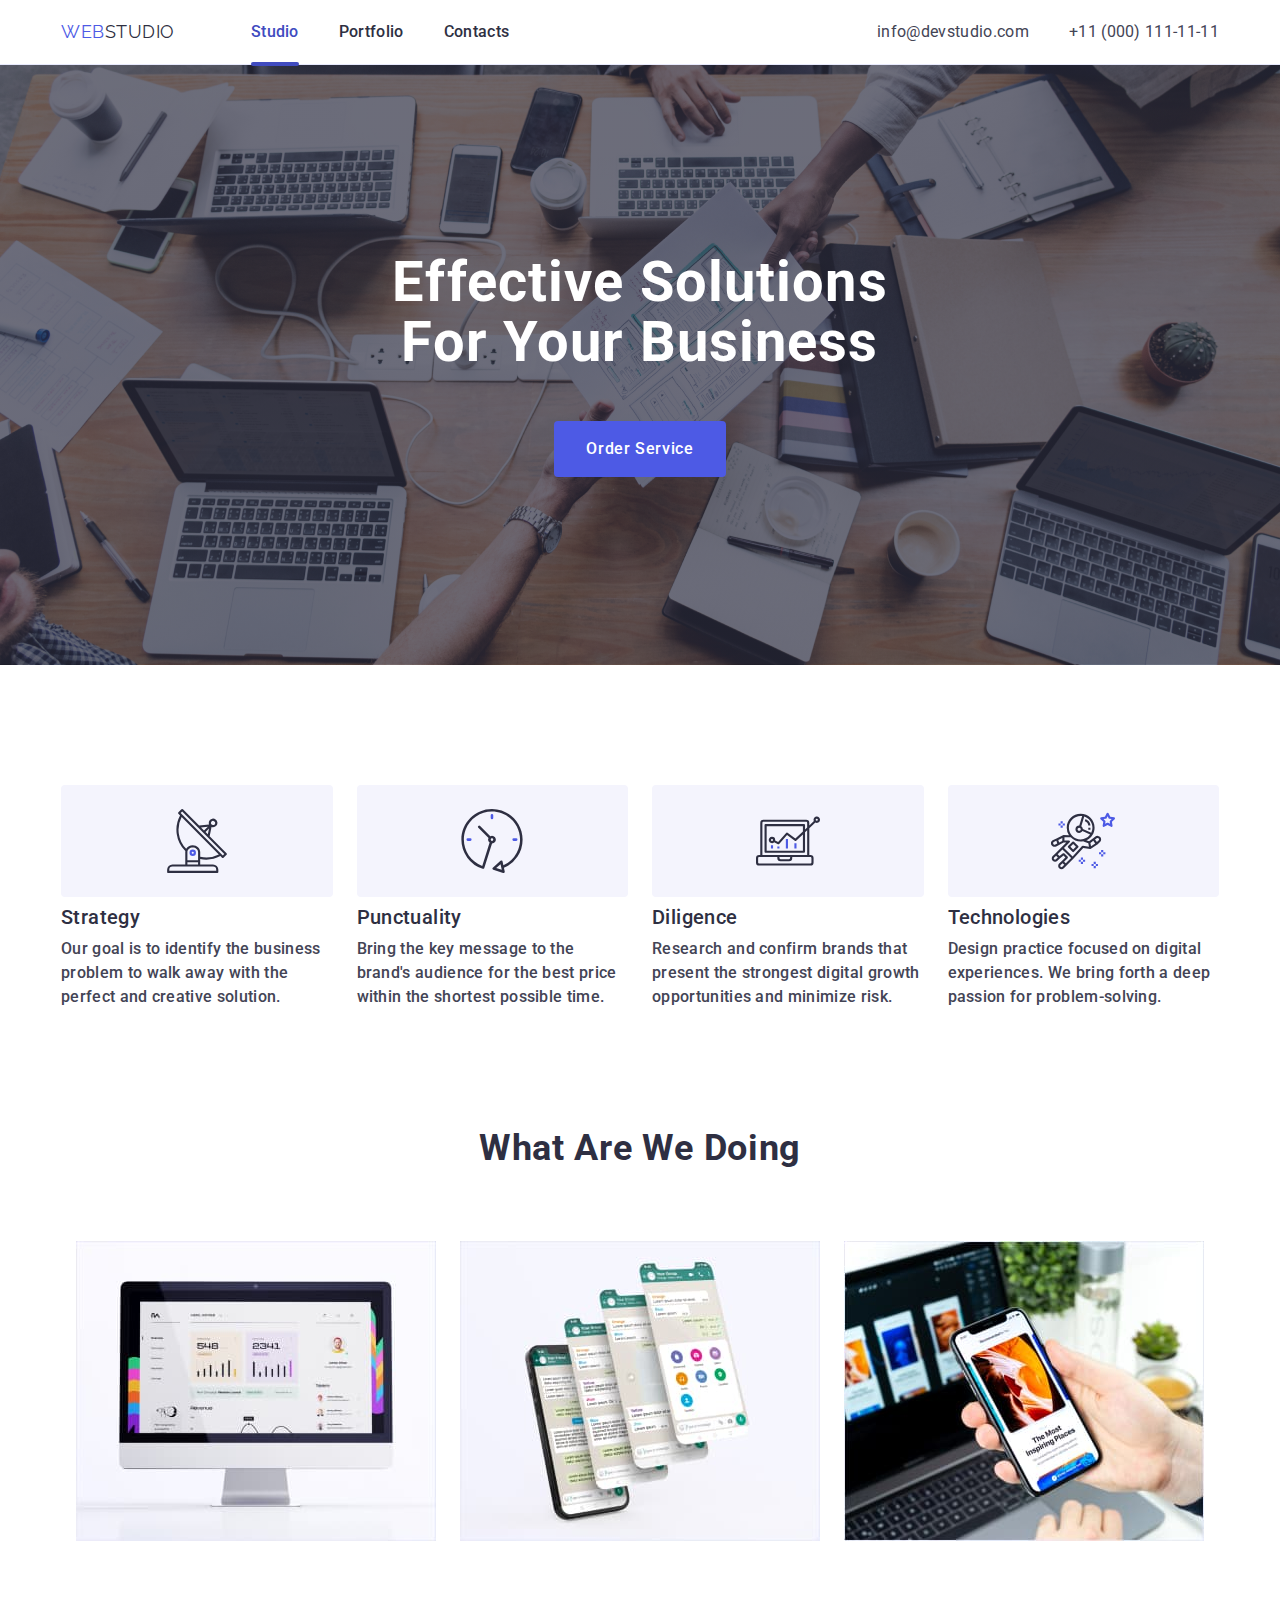
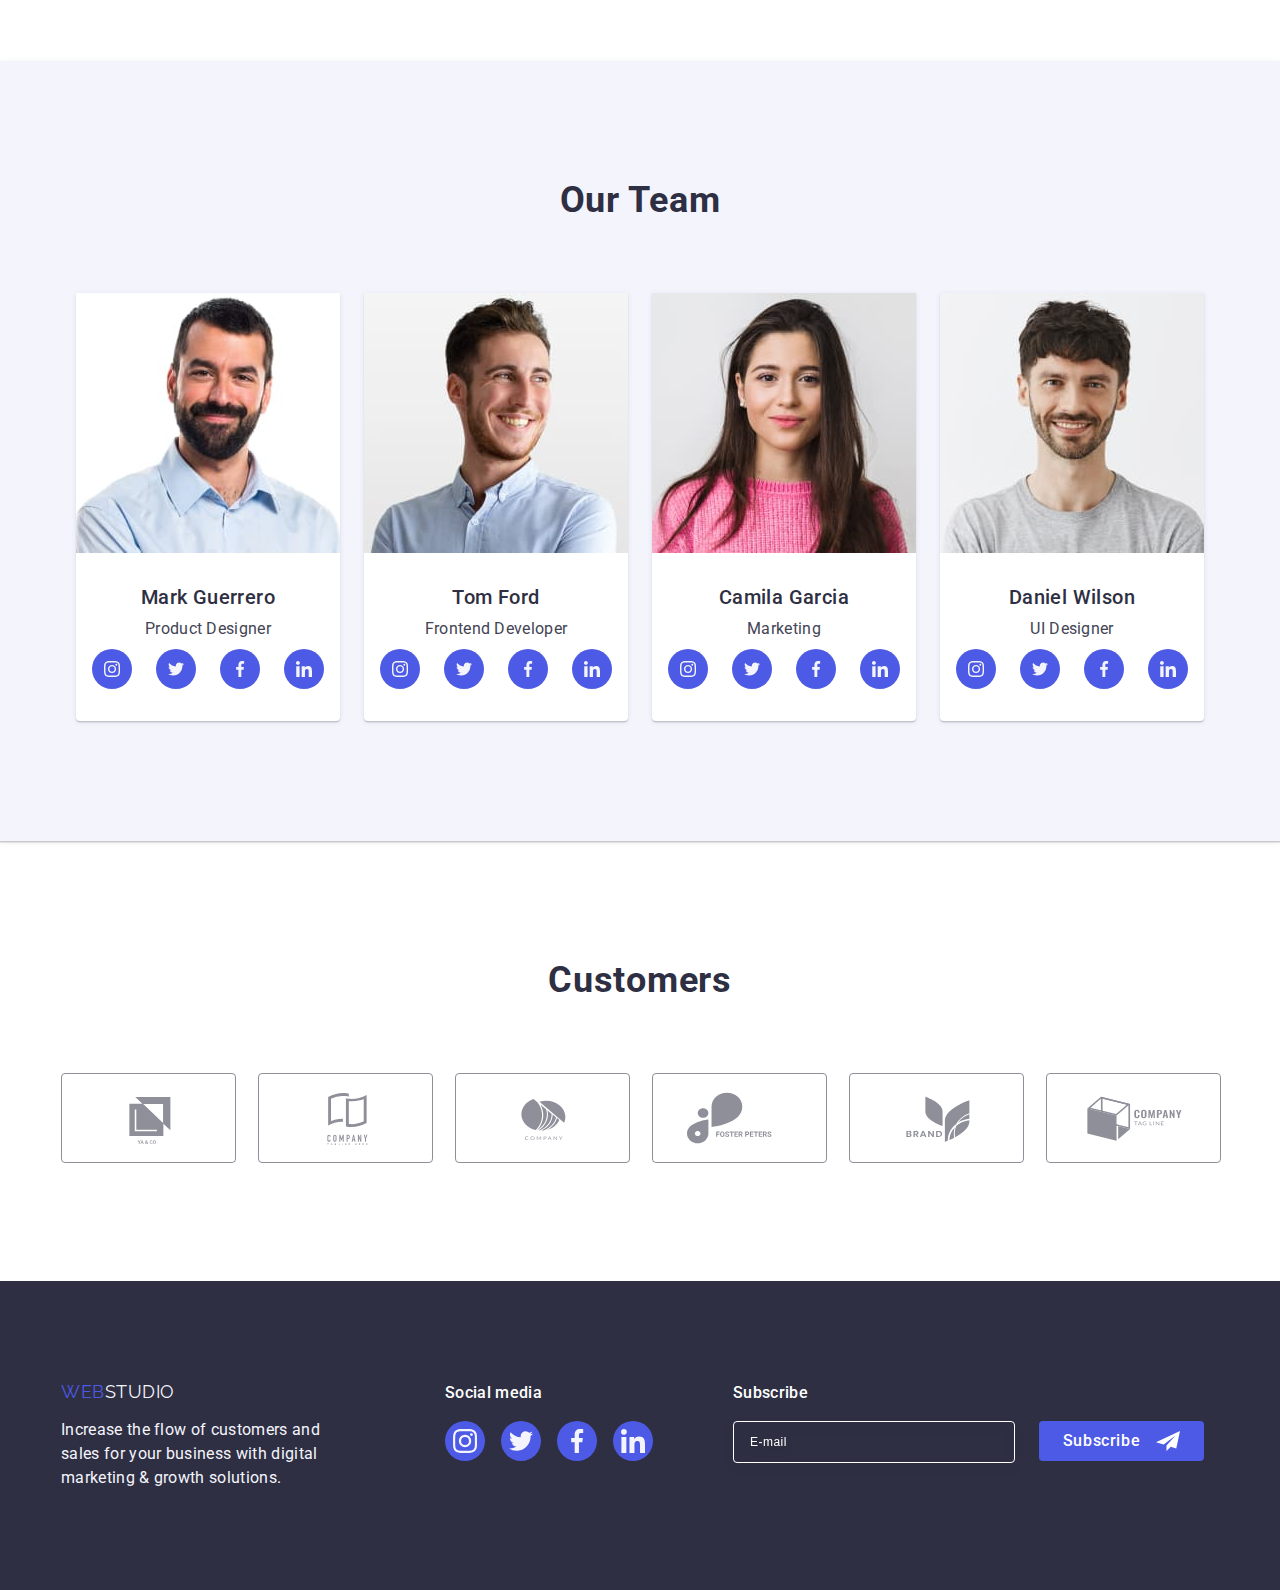
<file: index.html>
<!DOCTYPE html>
<html lang="en">

<head>
    <meta charset="UTF-8">
    <meta name="viewport" content="width=device-width, initial-scale=1.0">
    <link rel="preconnect" href="https://fonts.googleapis.com">
    <link rel="preconnect" href="https://fonts.gstatic.com" crossorigin>
    <link rel="stylesheet" href="https://cdnjs.cloudflare.com/ajax/libs/modern-normalize/2.0.0/modern-normalize.min.css"
        integrity="sha512-4xo8blKMVCiXpTaLzQSLSw3KFOVPWhm/TRtuPVc4WG6kUgjH6J03IBuG7JZPkcWMxJ5huwaBpOpnwYElP/m6wg=="
        crossorigin="anonymous" referrerpolicy="no-referrer" />
    <link rel="stylesheet" href="./css/styles.css" />
    <link rel="stylesheet" href="./css/stylesDeck.css" />
    <link
        href="https://fonts.googleapis.com/css2?family=Raleway:wght@800&family=Roboto:wght@400;500;700;900&display=swap"
        rel="stylesheet">
    <title>WebStudio</title>
</head>

<body>
    <header class="header">
        <div class="header_div container">
            <nav class="header-flex">
                <a href="./index.html" class="web link header-logo">Web<span class="studio-header">Studio</span></a>
                <ul class="list header-list">
                    <li><a class="navigation link current" href="./index.html">Studio</a></li>
                    <li><a class="navigation link" href="./portfolio.html">Portfolio</a></li>
                    <li><a class="navigation link" href="">Contacts</a></li>
                </ul>
            </nav>
            <address class="address">
                <ul class="list header-address">
                    <li><a href="mailto:info@devstudio.com" class="contacts-style link">info@devstudio.com</a></li>
                    <li><a href="tel:+110001111111" class="contacts-style link">+11 (000) 111-11-11</a></li>
                </ul>
            </address>
            <button data-menu-button class="mobile-menu-open js-open-menu" type="button" aria-label="Mobile menu open"
                aria-expanded="false" aria-controls="menu-container">
                <svg class="icon mobile-menu-icon" width="32" height="22">
                    <use class="footer-social" xlink:href="./images/icons.svg#icon-mobile-menu"></use>
                </svg>
            </button>
        </div>
        <div data-menu class="js-menu-container mobile-menu-container container" id="menu-container">
            <button data-menu-button class="mobile-menu-close js-close-menu" type="button"
                aria-label="Mobile menu close">
                <svg class="close-menu-icon" width="24" height="24">
                    <use class="menu-icon" xlink:href="./images/icons.svg#icon-close-black"></use>
                </svg>
            </button>
            <nav class="mobile-navigation-section">
                <ul class="mob-nav-list list">
                    <li class="mob-nav-list-items">
                        <a href="./index.html" class="nav-link-mobile current link">Studio
                            <div class="underline"></div>
                        </a>
                    </li>
                    <li class="mob-nav-list-items">
                        <a href="./portfolio.html" class="nav-link-mobile link">Portfolio </a>
                    </li>
                    <li class="mob-nav-list-items">
                        <a href="" class="nav-link-mobile link">Contacts </a>
                    </li>
                </ul>
            </nav>
            <address class="mobile-navigation-address">
                <ul class="mobile-address-list list">
                    <li class="mobile-address-list-items">
                        <a href="mailto:info@devstudio.com" class="mobile-address-links link">info@devstudio.com
                        </a>
                    </li>
                    <li class="mobile-address-list-items">
                        <a href="tel:+110001111111" class="mobile-address-links mobile-menu-phone link">+11 (000)
                            111-11-11</a>
                    </li>
                </ul>
            </address>
            <ul class="social-media-list-mobile">
                <li class="social-media-list-items-mobile list">
                    <a class="link mobile-icon-links" href="https://instagram.com" target="_blank"><svg
                            class="icon mobile-social-svg" width="24" height="24">
                            <use class="mobile-social-use" xlink:href="./images/icons.svg#icon-instagram-2"></use>
                        </svg>
                    </a>
                </li>
                <li class="social-media-list-items-mobile list">
                    <a class="link mobile-icon-links" href="https://twitter.com" target="_blank"><svg
                            class="icon mobile-social-svg" width="24" height="24">
                            <use class="mobile-social-use" xlink:href="./images/icons.svg#icon-twitter-1"></use>
                        </svg>
                    </a>
                </li>
                <li class="social-media-list-items-mobile list">
                    <a class="link mobile-icon-links" href="https://facebook.com" target="_blank">
                        <svg class="icon mobile-social-svg" width="24" height="24">
                            <use class="mobile-social-use" xlink:href="./images/icons.svg#icon-facebook-1"></use>
                        </svg>
                    </a>
                </li>
                <li class="social-media-list-items-mobile list">
                    <a class="link mobile-icon-links" href="https://linkedin.com" target="_blank">
                        <svg class="icon mobile-social-svg" width="24" height="24">
                            <use class="mobile-social-use" xlink:href="./images/icons.svg#icon-linkedin-1"></use>
                        </svg>
                    </a>
                </li>
            </ul>
        </div>
    </header>

    <main>
        <!-- h1 and button -->
        <section class="fist-section">
            <div class="container">
                <h1 class="main-header">Effective Solutions for Your Business</h1>
                <button type="button" class="button-style-main" data-modal-open>Order Service</button>
            </div>
        </section>

        <!-- strategy -->
        <section class="second-section">
            <div class="container">
                <h2 class="visually-hidden">Strategy</h2>
                <ul class="list second-section-ul">
                    <li class="second-list-div">
                        <div class="second-div-icons">
                            <svg width="64" height="64" class="second-section-icons">
                                <use href="./images/icons.svg#icon-antenna-1"></use>
                            </svg>
                        </div>
                        <h3 class="second-section-header">Strategy</h3>
                        <p class="text-second-section">Our goal is to identify the business
                            problem to walk away with the perfect and creative solution.</p>
                    </li>
                    <li class="second-list-div">
                        <div class="second-div-icons">
                            <svg width="64" height="64" class="second-section-icons">
                                <use href="./images/icons.svg#icon-clock-1"></use>
                            </svg>
                        </div>
                        <h3 class="second-section-header">Punctuality</h3>
                        <p class="text-second-section">Bring the key message to the brand's audience for the
                            best price within the shortest possible time.</p>
                    </li>
                    <li class="second-list-div">
                        <div class="second-div-icons">
                            <svg width="64" height="64" class="second-section-icons">
                                <use href="./images/icons.svg#icon-diagram-1"></use>
                            </svg>
                        </div>
                        <h3 class="second-section-header">Diligence</h3>
                        <p class="text-second-section">Research and confirm brands that present the strongest
                            digital growth opportunities and minimize risk.</p>
                    </li>
                    <li class="second-list-div">
                        <div class="second-div-icons">
                            <svg width="64" height="64" class="second-section-icons">
                                <use href="./images/icons.svg#icon-astronaut-1"></use>
                            </svg>
                        </div>
                        <h3 class="second-section-header">Technologies</h3>
                        <p class="text-second-section">Design practice focused on digital experiences. We bring
                            forth a
                            deep
                            passion
                            for
                            problem-solving.</p>
                    </li>
                </ul>
            </div>
        </section>
        <!-- Portfolio-->
        <section class="portfolio-section">
            <div class="container">
                <h2 class="portfolio-big-header">What are we doing</h2>
                <ul class="list portfolio-ul">
                    <li class="item-port"><img srcset="
                        ./images/first_portfolio.jpg 1x,
                        ./images/first_portfolio-2x.jpg 2x" src="./images/first_portfolio.jpg" alt="monitor"
                            width="360" height="300"></li>
                    <li class="item-port"><img srcset="
                        ./images/second_portfolio.jpg 1x,
                        ./images/second_portfolio-2x.jpg 2x" src="./images/second_portfolio.jpg" alt="phone"
                            width="360" height="300">
                    </li>
                    <li class="item-port"><img srcset="
                        ./images/third_portfolio.jpg 1x,
                        ./images/third_portfolio-2x.jpg 2x" src="./images/third_portfolio.jpg" alt="phone in hand"
                            width="360" height="300"></li>
                </ul>
            </div>
        </section>

        <!-- Team-->
        <section class="team-section">
            <div class="container">
                <h2 class="team-header">Our Team</h2>
                <ul class="list team-ul">
                    <li class="team-person"><img srcset="
                        ./images/mark.jpg 1x,
                        ./images/mark-2x.jpg 2x" src="./images/mark.jpg" alt="Mark Product Designer" width="264"
                            height="260">
                        <div class="person-div">
                            <h3 class="preson-name">Mark Guerrero</h3>
                            <p class="person-text">Product Designer</p>
                            <ul class="team-soc-list list">
                                <li class="team-soc-item"><a href="" class="item-soc-link link">
                                        <svg width="16" height="16" class="team-section-icons">
                                            <use href="./images/icons.svg#icon-instagram-2"></use>
                                        </svg>
                                    </a></li>
                                <li class="team-soc-item"><a href="" class="item-soc-link link">
                                        <svg width="16" height="16" class="team-section-icons">
                                            <use href="./images/icons.svg#icon-twitter-1"></use>
                                        </svg>
                                    </a></li>
                                <li class="team-soc-item"><a href="" class="item-soc-link link">
                                        <svg width="16" height="16" class="team-section-icons">
                                            <use href="./images/icons.svg#icon-facebook-1"></use>
                                        </svg>
                                    </a></li>
                                <li class="team-soc-item"><a href="" class="item-soc-link link">
                                        <svg width="16" height="16" class="team-section-icons">
                                            <use href="./images/icons.svg#icon-linkedin-1"></use>
                                        </svg>
                                    </a></li>
                            </ul>
                        </div>
                    </li>
                    <li class="team-person"><img srcset="
                        ./images/tom.jpg 1x,
                        ./images/tom-2x.jpg 2x" src="./images/tom.jpg" alt="Tom Frontend Develope" width="264"
                            height="260">
                        <div class="person-div">
                            <h3 class="preson-name">Tom Ford</h3>
                            <p class="person-text">Frontend Developer</p>
                            <ul class="team-soc-list list">
                                <li class="team-soc-item"><a href="" class="item-soc-link link">
                                        <svg width="16" height="16" class="team-section-icons">
                                            <use href="./images/icons.svg#icon-instagram-2"></use>
                                        </svg>
                                    </a></li>
                                <li class="team-soc-item"><a href="" class="item-soc-link link">
                                        <svg width="16" height="16" class="team-section-icons">
                                            <use href="./images/icons.svg#icon-twitter-1"></use>
                                        </svg>
                                    </a></li>
                                <li class="team-soc-item"><a href="" class="item-soc-link link">
                                        <svg width="16" height="16" class="team-section-icons">
                                            <use href="./images/icons.svg#icon-facebook-1"></use>
                                        </svg>
                                    </a></li>
                                <li class="team-soc-item"><a href="" class="item-soc-link link">
                                        <svg width="16" height="16" class="team-section-icons">
                                            <use href="./images/icons.svg#icon-linkedin-1"></use>
                                        </svg>
                                    </a></li>
                            </ul>
                        </div>
                    </li>
                    <li class="team-person"><img srcset="
                        ./images/camila.jpg 1x,
                        ./images/camila-2x.jpg 2x" src="./images/camila.jpg" alt="Camila Marketing" width="264"
                            height="260">
                        <div class="person-div">
                            <h3 class="preson-name">Camila Garcia</h3>
                            <p class="person-text">Marketing</p>
                            <ul class="team-soc-list list">
                                <li class="team-soc-item"><a href="" class="item-soc-link link">
                                        <svg width="16" height="16" class="team-section-icons">
                                            <use href="./images/icons.svg#icon-instagram-2"></use>
                                        </svg>
                                    </a></li>
                                <li class="team-soc-item"><a href="" class="item-soc-link link">
                                        <svg width="16" height="16" class="team-section-icons">
                                            <use href="./images/icons.svg#icon-twitter-1"></use>
                                        </svg>
                                    </a></li>
                                <li class="team-soc-item"><a href="" class="item-soc-link link">
                                        <svg width="16" height="16" class="team-section-icons">
                                            <use href="./images/icons.svg#icon-facebook-1"></use>
                                        </svg>
                                    </a></li>
                                <li class="team-soc-item"><a href="" class="item-soc-link link">
                                        <svg width="16" height="16" class="team-section-icons">
                                            <use href="./images/icons.svg#icon-linkedin-1"></use>
                                        </svg>
                                    </a></li>
                            </ul>
                        </div>
                    </li>
                    <li class="team-person"><img srcset="
                        ./images/daniel.jpg 1x,
                        ./images/daniel-2x.jpg 2x" src="./images/daniel.jpg" alt="Daniel UI Designer" width="264"
                            height="260">
                        <div class="person-div">
                            <h3 class="preson-name">Daniel Wilson</h3>
                            <p class="person-text">UI Designer</p>
                            <ul class="team-soc-list list">
                                <li class="team-soc-item"><a href="" class="item-soc-link link">
                                        <svg width="16" height="16" class="team-section-icons">
                                            <use href="./images/icons.svg#icon-instagram-2"></use>
                                        </svg>
                                    </a></li>
                                <li class="team-soc-item"><a href="" class="item-soc-link link">
                                        <svg width="16" height="16" class="team-section-icons">
                                            <use href="./images/icons.svg#icon-twitter-1"></use>
                                        </svg>
                                    </a></li>
                                <li class="team-soc-item"><a href="" class="item-soc-link link">
                                        <svg width="16" height="16" class="team-section-icons">
                                            <use href="./images/icons.svg#icon-facebook-1"></use>
                                        </svg>
                                    </a></li>
                                <li class="team-soc-item"><a href="" class="item-soc-link link">
                                        <svg width="16" height="16" class="team-section-icons">
                                            <use href="./images/icons.svg#icon-linkedin-1"></use>
                                        </svg>
                                    </a></li>
                            </ul>
                        </div>
                    </li>
                </ul>
            </div>
        </section>
        <section class="customers-section">
            <div class="container">
                <h2 class="customers-header">Customers</h2>
                <ul class="customers-list list">
                    <li class="customers-item">
                        <a href="" class="customers-item-link link">
                            <svg width="104" height="56" class="customers-section-icons">
                                <use href="./images/icons.svg#icon-Logo_1"></use>
                            </svg>
                        </a>
                    </li>
                    <li class="customers-item">
                        <a href="" class="customers-item-link link">
                            <svg width="104" height="56" class="customers-section-icons">
                                <use href="./images/icons.svg#icon-Logo_2"></use>
                            </svg>
                        </a>
                    </li>
                    <li class="customers-item">
                        <a href="" class="customers-item-link link">
                            <svg width="104" height="56" class="customers-section-icons">
                                <use href="./images/icons.svg#icon-Logo_3"></use>
                            </svg>
                        </a>
                    </li>
                    <li class="customers-item">
                        <a href="" class="customers-item-link link">
                            <svg width="104" height="56" class="customers-section-icons">
                                <use href="./images/icons.svg#icon-Logo_4"></use>
                            </svg>
                        </a>
                    </li>
                    <li class="customers-item">
                        <a href="" class="customers-item-link link">
                            <svg width="104" height="56" class="customers-section-icons">
                                <use href="./images/icons.svg#icon-Logo_5"></use>
                            </svg>
                        </a>
                    </li>
                    <li class="customers-item">
                        <a href="" class="customers-item-link link">
                            <svg width="104" height="56" class="customers-section-icons">
                                <use href="./images/icons.svg#icon-Logo_6"></use>
                            </svg>
                        </a>
                    </li>
                </ul>
            </div>
        </section>
    </main>

    <footer class="footer">
        <div class="container footer-flex">
            <div class="footed-div-1">
                <a href="./index.html" class="web link footer-logo">Web<span class="studio-footer">Studio</span></a>
                <p class="footer-text">Increase the flow of customers and sales for your business with digital marketing
                    &
                    growth solutions.</p>
            </div>
            <div class="footed-div-2">
                <p class="social-media">Social media</p>
                <ul class="footer-soc-list list">
                    <li class="footer-soc-item"><a href="" class="footer-soc-link link">
                            <svg width="24" height="24" class="footer-section-icons">
                                <use href="./images/icons.svg#icon-instagram-2"></use>
                            </svg>
                        </a></li>
                    <li class="footer-soc-item"><a href="" class="footer-soc-link link">
                            <svg width="24" height="24" class="footer-section-icons">
                                <use href="./images/icons.svg#icon-twitter-1"></use>
                            </svg>
                        </a></li>
                    <li class="footer-soc-item"><a href="" class="footer-soc-link link">
                            <svg width="24" height="24" class="footer-section-icons">
                                <use href="./images/icons.svg#icon-facebook-1"></use>
                            </svg>
                        </a></li>
                    <li class="footer-soc-item"><a href="" class="footer-soc-link link">
                            <svg width="24" height="24" class="footer-section-icons">
                                <use href="./images/icons.svg#icon-linkedin-1"></use>
                            </svg>
                        </a></li>
                </ul>
            </div>
            <div class="footed-div">
                <p class="social-media">Subscribe</p>
                <form class="footer-form">
                    <label class="footer-label" for="footer-email">
                        <input type="email" id="footer-email" name="footer-email" placeholder="E-mail"
                            class="footer-email-input">
                    </label>
                    <button type="submit" class="footer-button">Subscribe
                        <svg width="24" height="24" class="footer-tg-icon">
                            <use href="./images/icons.svg#icon-Frame-3"></use>
                        </svg>
                    </button>
                </form>
            </div>
        </div>
    </footer>

    <div data-modal class="modal is-hidden">
        <div class="modal-window">
            <button type="button" data-modal-close class="modal-button">
                <svg width="8" height="8" class="modal-svg">
                    <use href="./images/icons.svg#icon-close-black"></use>
                </svg>
            </button>
            <p class="modal-header"> Leave your contacts and we will call you back</p>
            <form class="modal-form">
                <div class="modal-div">
                    <label for="user-name" class="madal-label">Name</label>
                    <div class="modal-input-wrap">
                        <input type="text" class="modal-input" name="user-name" id="user-name" required>
                        <svg class="modal-icon" width="18" height="24">
                            <use href="./images/icons.svg#icon-person-black"></use>
                        </svg>
                    </div>
                </div>
                <div class="modal-div">
                    <label for="user-phone" class="madal-label">Phone</label>
                    <div class="modal-input-wrap">
                        <input type="tel" class="modal-input" name="user-phone" id="user-phone" required>
                        <svg class="modal-icon" width="18" height="24">
                            <use href="./images/icons.svg#icon-phone-black"></use>
                        </svg>
                    </div>
                </div>
                <div class="modal-div">
                    <label for="user-email" class="madal-label">Email</label>
                    <div class="modal-input-wrap">
                        <input type="email" class="modal-input" name="user-email" id="user-email" required>
                        <svg class="modal-icon" width="18" height="24">
                            <use href="./images/icons.svg#icon-email-black"></use>
                        </svg>
                    </div>
                </div>
                <div class="modal-div-coment">
                    <label for="user-comment" class="madal-label">Comment</label>
                    <textarea class="modal-coment" name="user-comment" id="user-comment" rows="10"
                        placeholder="Text input"></textarea>
                </div>
                <div class="modal-div-check">
                    <input type="checkbox" id="user-privacy" name="user-privacy" value="true"
                        class="modal-check visually-hidden" />
                    <label for="user-privacy" class="modal-check-text">
                        <span class="modal-span">
                            <svg class="modal-icon-check" width="10" height="8">
                                <use href="./images/icons.svg#icon-Vector"></use>
                            </svg>
                        </span>
                        I accept the terms and conditions of the <a class="modal-check-link" href="">Privacy
                            Policy</a></label>
                </div>
                <button type="submit" class="modal-button-send">Send</button>
            </form>
        </div>
    </div>
    <script src="./js/modal.js"></script>
    <script src="./js/mobile-menu.js"></script>
    <script src="./js/mobile-orientation.js"></script>
</body>

</html>
</file>
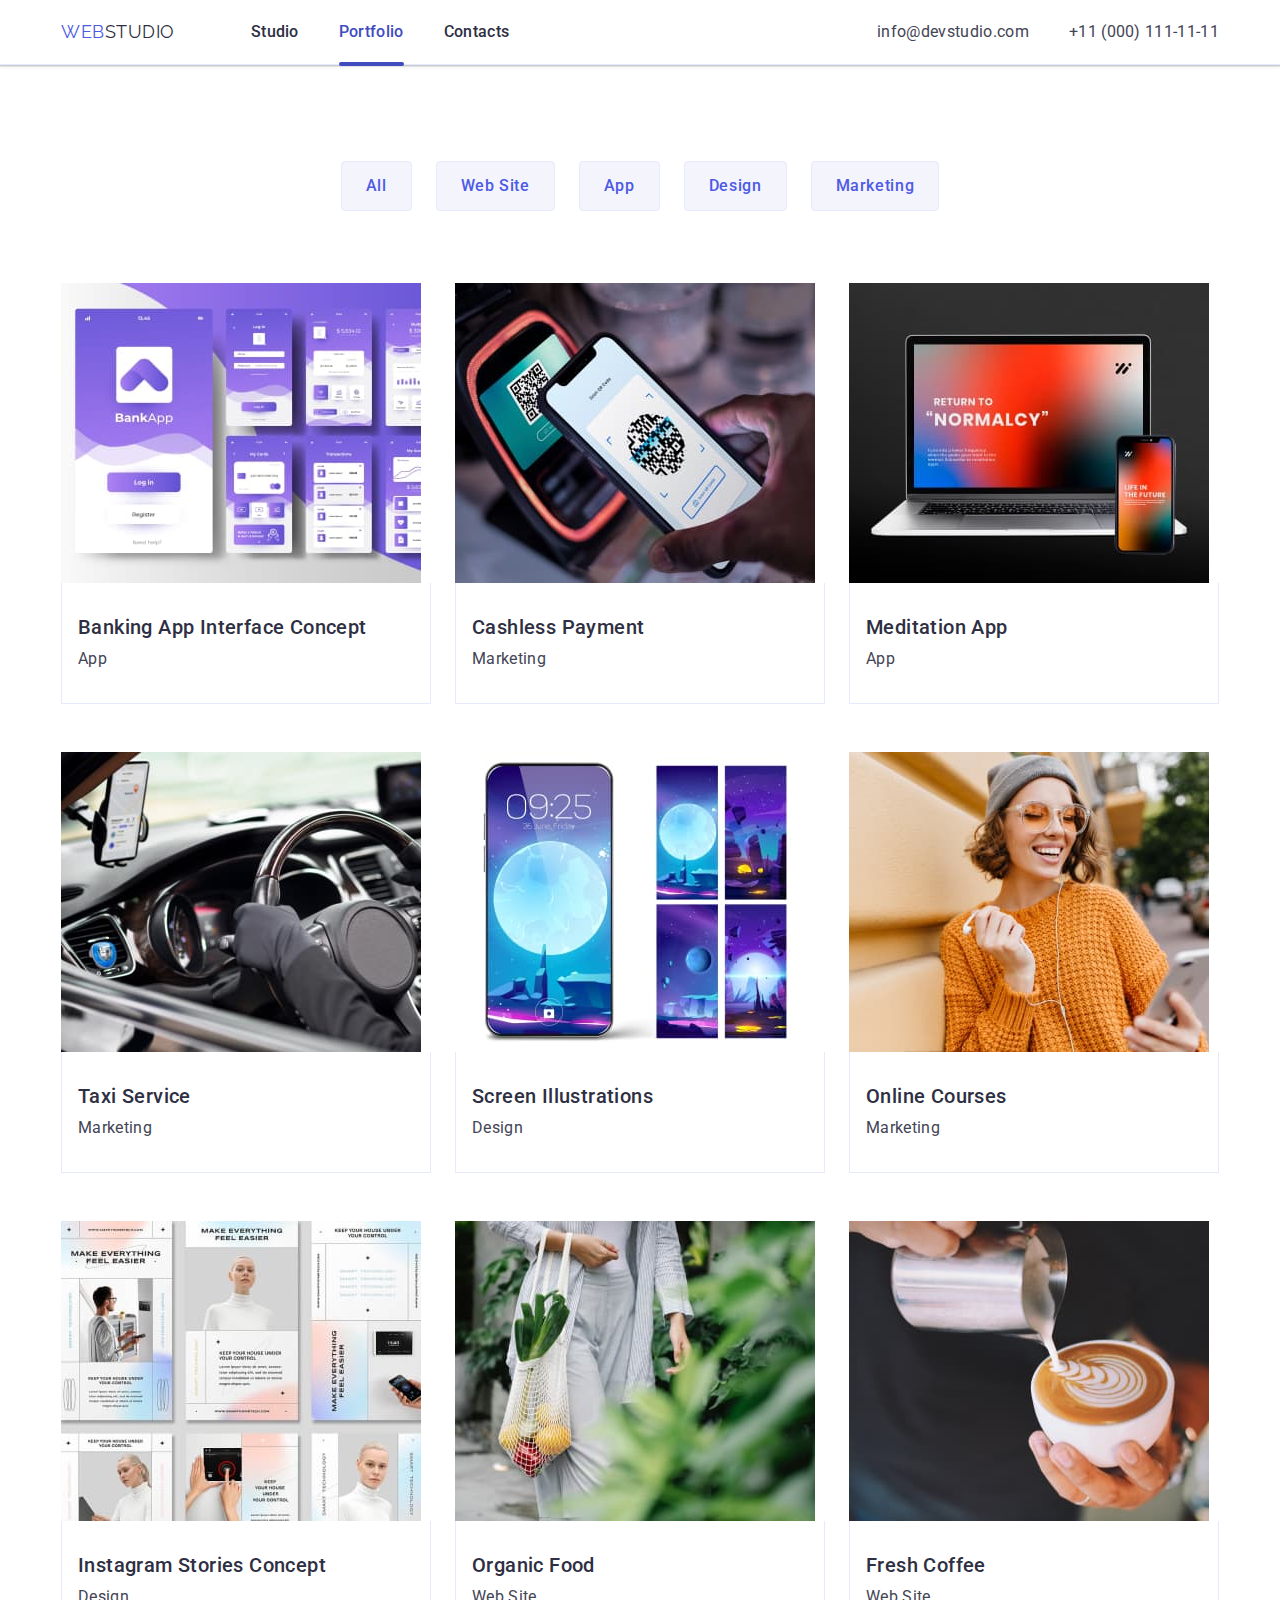
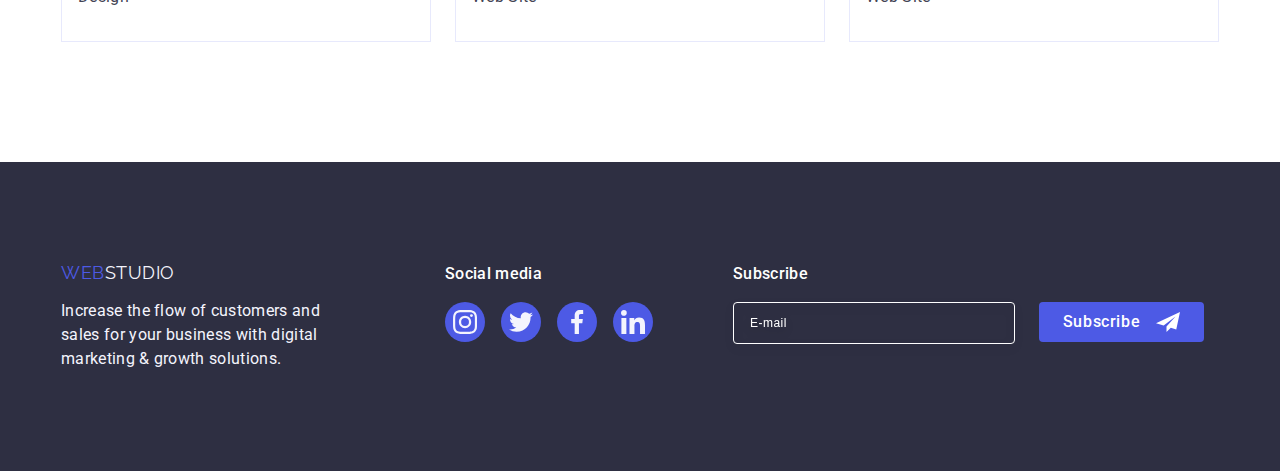
<file: portfolio.html>
<!DOCTYPE html>
<html lang="en">

<head>
    <meta charset="UTF-8">
    <meta name="viewport" content="width=device-width, initial-scale=1.0">
    <link rel="preconnect" href="https://fonts.googleapis.com">
    <link rel="preconnect" href="https://fonts.gstatic.com" crossorigin>
    <link rel="stylesheet" href="https://cdnjs.cloudflare.com/ajax/libs/modern-normalize/2.0.0/modern-normalize.min.css"
        integrity="sha512-4xo8blKMVCiXpTaLzQSLSw3KFOVPWhm/TRtuPVc4WG6kUgjH6J03IBuG7JZPkcWMxJ5huwaBpOpnwYElP/m6wg=="
        crossorigin="anonymous" referrerpolicy="no-referrer" />
    <link rel="stylesheet" href="./css/styles.css" />
    <link rel="stylesheet" href="./css/stylesDeck.css" />
    <link
        href="https://fonts.googleapis.com/css2?family=Raleway:wght@800&family=Roboto:wght@400;500;700;900&display=swap"
        rel="stylesheet">
    <title>WebStudio</title>
</head>

<body>
    <header class="header">
        <div class="header_div container">
            <nav class="header-flex">
                <a href="./index.html" class="web link header-logo">Web<span class="studio-header">Studio</span></a>
                <ul class="list header-list">
                    <li><a class="navigation link" href="./index.html">Studio</a></li>
                    <li><a class="navigation link current" href="./portfolio.html">Portfolio</a></li>
                    <li><a class="navigation link" href="">Contacts</a></li>
                </ul>
            </nav>
            <address class="address">
                <ul class="list header-address">
                    <li><a href="mailto:info@devstudio.com" class="contacts-style link">info@devstudio.com</a></li>
                    <li><a href="tel:+110001111111" class="contacts-style link">+11 (000) 111-11-11</a></li>
                </ul>
            </address>
        </div>
    </header>

    <main>
        <!-- buttons -->

        <section class="portfolio-sect">
            <div class="container">
                <h1 class="visually-hidden">Buttons portfolio</h1>
                <ul class="list portfolio-buttons">
                    <li><button type="button" class="button-style-portfolio">All</button></li>
                    <li><button type="button" class="button-style-portfolio">Web Site</button></li>
                    <li><button type="button" class="button-style-portfolio">App</button></li>
                    <li><button type="button" class="button-style-portfolio">Design</button></li>
                    <li><button type="button" class="button-style-portfolio">Marketing</button></li>
                </ul>
                <!-- Portfolio-->
                <ul class="list portfolio-list">
                    <li class="portfolio-item"><a href="" class="portfolio-item-link link">
                            <div class="porfolio-img-div">
                                <img src="./images/banking-app.jpg" alt="Banking App Interface Concept" width="360"
                                    height="300">
                                <p class="portfolio-p-div">
                                    14 Stylish and User-Friendly App Design Concepts · Task Manager App · Calorie
                                    Tracker App · Exotic Fruit Ecommerce App ·
                                    Cloud Storage App
                                </p>
                            </div>
                            <div class="porfolio-div">
                                <h2 class="portfolio-header">Banking App Interface Concept</h2>
                                <p class="portfolio-text">App</p>
                            </div>
                        </a>
                    </li>
                    <li class="portfolio-item"> <a href="" class="portfolio-item-link link">
                            <div class="porfolio-img-div">
                                <img src="./images/cashless-payment.jpg" alt="Cashless Payment" width="360"
                                    height="300">
                                <p class="portfolio-p-div">
                                    14 Stylish and User-Friendly App Design Concepts · Task Manager App · Calorie
                                    Tracker App · Exotic Fruit Ecommerce App ·
                                    Cloud Storage App
                                </p>
                            </div>
                            <div class="porfolio-div">
                                <h2 class="portfolio-header">Cashless Payment</h2>
                                <p class="portfolio-text">Marketing</p>
                            </div>
                        </a>
                    </li>
                    <li class="portfolio-item"><a href="" class="portfolio-item-link link">
                            <div class="porfolio-img-div">
                                <img src="./images/meditation-app.jpg" alt="Meditation App" width="360" height="300">
                                <p class="portfolio-p-div">
                                    14 Stylish and User-Friendly App Design Concepts · Task Manager App · Calorie
                                    Tracker App · Exotic Fruit Ecommerce App ·
                                    Cloud Storage App
                                </p>
                            </div>
                            <div class="porfolio-div">
                                <h2 class="portfolio-header">Meditation App</h2>
                                <p class="portfolio-text">App</p>
                            </div>
                        </a>
                    </li>
                    <li class="portfolio-item"><a href="" class="portfolio-item-link link">
                            <div class="porfolio-img-div">
                                <img src="./images/taxi.jpg" alt="Taxi Service" width="360" height="300">
                                <p class="portfolio-p-div">
                                    14 Stylish and User-Friendly App Design Concepts · Task Manager App · Calorie
                                    Tracker App · Exotic Fruit Ecommerce App ·
                                    Cloud Storage App
                                </p>
                            </div>
                            <div class="porfolio-div">
                                <h2 class="portfolio-header">Taxi Service</h2>
                                <p class="portfolio-text">Marketing</p>
                            </div>
                        </a>
                    </li>
                    <li class="portfolio-item"><a href="" class="portfolio-item-link link">
                            <div class="porfolio-img-div">
                                <img src="./images/screen.jpg" alt="Screen Illustrations" width="360" height="300">
                                <p class="portfolio-p-div">
                                    14 Stylish and User-Friendly App Design Concepts · Task Manager App · Calorie
                                    Tracker App · Exotic Fruit Ecommerce App ·
                                    Cloud Storage App
                                </p>
                            </div>

                            <div class="porfolio-div">
                                <h2 class="portfolio-header">Screen Illustrations</h2>
                                <p class="portfolio-text">Design</p>
                            </div>
                        </a>
                    </li>
                    <li class="portfolio-item"><a href="" class="portfolio-item-link link">
                            <div class="porfolio-img-div">
                                <img src="./images/courses.jpg" alt="Online Courses" width="360" height="300">
                                <p class="portfolio-p-div">
                                    14 Stylish and User-Friendly App Design Concepts · Task Manager App · Calorie
                                    Tracker App · Exotic Fruit Ecommerce App ·
                                    Cloud Storage App
                                </p>
                            </div>

                            <div class="porfolio-div">
                                <h2 class="portfolio-header">Online Courses</h2>
                                <p class="portfolio-text">Marketing</p>
                            </div>
                        </a>
                    </li>
                    <li class="portfolio-item"><a href="" class="portfolio-item-link link">
                            <div class="porfolio-img-div">
                                <img src="./images/stories.jpg" alt="Instagram Stories Concept" width="360"
                                    height="300">
                                <p class="portfolio-p-div">
                                    14 Stylish and User-Friendly App Design Concepts · Task Manager App · Calorie
                                    Tracker App · Exotic Fruit Ecommerce App ·
                                    Cloud Storage App
                                </p>
                            </div>

                            <div class="porfolio-div">
                                <h2 class="portfolio-header">Instagram Stories Concept</h2>
                                <p class="portfolio-text">Design</p>
                            </div>
                        </a>
                    </li>
                    <li class="portfolio-item"><a href="" class="portfolio-item-link link">
                            <div class="porfolio-img-div">
                                <img src="./images/food.jpg" alt="Organic Food" width="360" height="300">
                                <p class="portfolio-p-div">
                                    14 Stylish and User-Friendly App Design Concepts · Task Manager App · Calorie
                                    Tracker App · Exotic Fruit Ecommerce App ·
                                    Cloud Storage App
                                </p>
                            </div>

                            <div class="porfolio-div">
                                <h2 class="portfolio-header">Organic Food</h2>
                                <p class="portfolio-text">Web Site</p>
                            </div>
                        </a>
                    </li>
                    <li class="portfolio-item"><a href="" class="portfolio-item-link link">
                            <div class="porfolio-img-div">
                                <img src="./images/coffee.jpg" alt="Fresh Coffee" width="360" height="300">
                                <p class="portfolio-p-div">
                                    14 Stylish and User-Friendly App Design Concepts · Task Manager App · Calorie
                                    Tracker App · Exotic Fruit Ecommerce App ·
                                    Cloud Storage App
                                </p>
                            </div>

                            <div class="porfolio-div">
                                <h2 class="portfolio-header">Fresh Coffee</h2>
                                <p class="portfolio-text">Web Site</p>
                            </div>
                        </a>
                    </li>
                </ul>
            </div>
        </section>
    </main>
    <footer class="footer">
        <div class="container footer-flex">
            <div class="footed-div-1">
                <a href="./index.html" class="web link footer-logo">Web<span class="studio-footer">Studio</span></a>
                <p class="footer-text">Increase the flow of customers and sales for your business with digital marketing
                    &
                    growth solutions.</p>
            </div>
            <div class="footed-div-2">
                <p class="social-media">Social media</p>
                <ul class="footer-soc-list list">
                    <li class="footer-soc-item"><a href="" class="footer-soc-link link">
                            <svg width="24" height="24" class="footer-section-icons">
                                <use href="./images/icons.svg#icon-instagram-2"></use>
                            </svg>
                        </a></li>
                    <li class="footer-soc-item"><a href="" class="footer-soc-link link">
                            <svg width="24" height="24" class="footer-section-icons">
                                <use href="./images/icons.svg#icon-twitter-1"></use>
                            </svg>
                        </a></li>
                    <li class="footer-soc-item"><a href="" class="footer-soc-link link">
                            <svg width="24" height="24" class="footer-section-icons">
                                <use href="./images/icons.svg#icon-facebook-1"></use>
                            </svg>
                        </a></li>
                    <li class="footer-soc-item"><a href="" class="footer-soc-link link">
                            <svg width="24" height="24" class="footer-section-icons">
                                <use href="./images/icons.svg#icon-linkedin-1"></use>
                            </svg>
                        </a></li>
                </ul>
            </div>
            <div class="footed-div">
                <p class="social-media">Subscribe</p>
                <form class="footer-form">
                    <label class="footer-label" for="footer-email">
                        <input type="email" id="footer-email" name="footer-email" placeholder="E-mail"
                            class="footer-email-input">
                    </label>
                    <button type="submit" class="footer-button">Subscribe
                        <svg width="24" height="24" class="footer-tg-icon">
                            <use href="./images/icons.svg#icon-Frame-3"></use>
                        </svg>
                    </button>
                </form>
            </div>
        </div>
    </footer>



</body>

</html>
</file>
<file: css/styles.css>
* {
    margin: 0;
    padding: 0;
}

img {
    display: block;
}

*:root {
    /* CTAs Focused Active states Links */
    --iris: #4D5AE5;
    /* CTAs */
    --ocean: #404BBF;
    /* Overlays Shadows Headings */
    --navyblue: #2E2F42;
    /* Valid fields Success messages */
    --green: #31D0AA;
    /* Body text */
    --slate: #434455;
    /* Helper text Deemphasized text */
    --lightslate: #8E8F99;
    /* Accent color Hairlines Subtle backgrounds */
    --cornflower: #E7E9FC;
    /* Light mode backgrounds Light mode Dialogs/alerts */
    --cloud: #F4F4FD;
    /* Overlay */
    --navyblue-modal: rgba(46, 47, 66, 0.40);
    /* Hero image background */
    --grey: rgba(46, 47, 66, 0.70);
    /* Header, team card background */
    --white: #FFF;
    /* Modal background */
    --dairy: #FCFCFC;
}

.link {
    text-decoration: none;
}

.container {
    max-width: 1158px;
    margin: 0 auto;
    padding: 0 15px;
}

.header-logo {
    margin-right: 76px;
}

.web {
    justify-content: center;
    color: var(--iris);
    font-family: "Raleway", sans-serif;
    font-size: 18px;
    line-height: 1.17;
    letter-spacing: 0.54px;
    text-transform: uppercase;
}

.studio-header {
    justify-content: center;
    color: var(--navyblue);
    font-family: "Raleway", sans-serif;
    font-size: 18px;
    line-height: 21px;
    letter-spacing: 0.54px;
    text-transform: uppercase;
}

.studio-footer {
    justify-content: center;
    color: var(--cloud);
    font-family: "Raleway", sans-serif;
    font-size: 18px;

    line-height: 21px;
    letter-spacing: 0.54px;
    text-transform: uppercase;
}

.list {
    list-style: none;
}

.button-style-portfolio {
    color: var(--iris);
    text-align: center;
    font-family: "Roboto", sans-serif;
    font-size: 16px;
    font-weight: 500;
    line-height: 24px;
    letter-spacing: 0.64px;
    background: var(--cloud);
    cursor: pointer;
    padding: 12px 24px;
    border: 1px solid var(--cornflower);
    border-radius: 4px;
    transition: color 250ms cubic-bezier(0.4, 0, 0.2, 1),
        background-color 250ms cubic-bezier(0.4, 0, 0.2, 1),
        border-color 250ms cubic-bezier(0.4, 0, 0.2, 1),
        box-shadow 250ms cubic-bezier(0.4, 0, 0.2, 1);
}

.header-flex {
    display: flex;
    align-items: center;
    padding: 24px 0;
}

.header-list {
    display: none;
}

.header-address {
    display: none;
}

.header {
    border-bottom: 1px solid #e7e9fc;
    box-shadow: 0px 2px 1px rgba(46, 47, 66, 0.08),
        0px 1px 1px rgba(46, 47, 66, 0.16),
        0px 1px 6px rgba(46, 47, 66, 0.08);
}

.header_div {
    display: flex;
}

.button-style-portfolio:hover,
.button-style-portfolio:focus {
    color: var(--white);
    text-align: center;
    font-family: "Roboto", sans-serif;
    font-size: 16px;
    font-weight: 500;
    line-height: 24px;
    letter-spacing: 0.64px;
    background: var(--ocean);
    border: 1px solid transparent;
    border-radius: 4px;
    box-shadow: 0px 3px 1px rgba(0, 0, 0, 0.1),
        0px 2px 1px rgba(0, 0, 0, 0.08),
        0px 2px 2px rgba(0, 0, 0, 0.12);
}

.contacts-style {
    color: var(--slate);
    font-family: "Roboto", sans-serif;
    font-size: 16px;
    line-height: 24px;
    letter-spacing: 0.32px;
    transition: color 250ms cubic-bezier(0.4, 0, 0.2, 1);
}

.contacts-style:hover,
.contacts-style:focus {
    color: var(--ocean);
}



.navigation {
    color: var(--navyblue);
    font-family: "Roboto", sans-serif;
    font-size: 16px;
    font-weight: 500;
    line-height: 24px;
    letter-spacing: 0.32px;
    padding: 24px 0;

}

.navigation:hover,
.navigation:focus {
    color: var(--ocean);
    font-family: "Roboto", sans-serif;
    font-size: 16px;
    font-weight: 500;
    line-height: 24px;
    letter-spacing: 0.32px;
}

.current {
    position: relative;
    color: #404bbf;
}

.current::after {
    content: "";
    display: block;
    width: 100%;
    height: 4px;
    border-radius: 2px;
    background-color: var(--ocean);
    position: absolute;
    bottom: -1px;
    left: 0;
    transition: color 250ms cubic-bezier(0.4, 0, 0.2, 1);
    transition: color 250ms cubic-bezier(0.4, 0, 0.2, 1);
    background-color: #404bbf;
}

.footer-social {
    fill: var(--modal-background);
}

.mobile-menu-open {
    display: block;
    border: none;
    background-color: transparent;
    padding: 8px;
    width: 40px;
    height: 40px;
    margin: auto 0 auto auto;
}

.mobile-menu-open {
    stroke: var(--navyblue);
    fill: var(--navyblue);
}

.mobile-menu-open:focus,
.mobile-menu-open:hover {
    stroke: var(--ocean);
    fill: var(--ocean);
}

.mobile-menu-close {
    display: block;
    margin-left: auto;
    margin-bottom: 32px;
    width: 40px;
    height: 40px;
    border: none;
    background-color: transparent;
}

.mobile-menu-close .close-menu-icon {
    display: block;
    margin: 0 auto;
    background-color: rgba(231, 233, 252, 0.1);
    border: 1px solid rgba(46, 47, 66, 0.1);
    padding: 6px;
    border-radius: 50%;
    transition: background-color 250ms cubic-bezier(0.4, 0, 0.2, 1),
        border-color 250ms cubic-bezier(0.4, 0, 0.2, 1),
        fill 250ms cubic-bezier(0.4, 0, 0.2, 1);
}

.mobile-menu-close:hover .close-menu-icon {
    border: none;
    background-color: var(--pressed-state);
    fill: var(--white);
}

.mobile-menu-container {
    position: fixed;
    top: 0;
    left: 0;
    width: 100vw;
    height: 100vh;
    padding: 24px 24px 40px 40px;
    background-color: var(--white);
    z-index: 1;

    transform: translateX(300%);
    transition: transform 250ms ease-in-out;
}

.mobile-menu-container.is-open {
    transform: translateX(0);
    display: flex;
    flex-direction: column;
}

.mobile-navigation-section {
    margin-bottom: auto;
}

.mob-nav-list {
    display: flex;
    flex-direction: column;
    margin-bottom: auto;
    gap: 40px;
}

.nav-link-mobile {
    color: var(--dark);
    font-size: 36px;
    font-weight: 700;
    line-height: 1.11;
    letter-spacing: 0.02em;
    text-transform: capitalize;

    transition: color 250ms cubic-bezier(0.4, 0, 0.2, 1);
}

.mob-nav-list-items:focus .nav-link-mobile,
.mob-nav-list-items:hover .nav-link-mobile {
    color: var(--ocean);
}

.mobile-navigation-address {
    margin-bottom: 48px;
}

.mobile-address-list {
    display: flex;
    flex-direction: column-reverse;
    gap: 40px;
}

.mobile-address-links {
    display: inline-block;
    transition: font-size 250ms cubic-bezier(0.4, 0, 0.2, 1);
    color: var(--slate);
    font-size: 20px;
    font-style: normal;
    font-weight: 500;
    line-height: 1.2;
    letter-spacing: 0.02em;
}

.mobile-menu-phone {
    color: var(--iris);
    font-size: 26px;
    font-weight: 700;
    line-height: 1.11;
    letter-spacing: 0.02em;
    text-transform: capitalize;
}

.social-media-list-mobile {
    display: flex;
    flex-wrap: wrap;
    justify-content: space-between;
    max-width: 328px;
}

.mobile-icon-links {
    background-color: var(--iris);
    border-radius: 50%;
    width: 40px;
    height: 40px;
    display: flex;
    flex-wrap: wrap;
    transition: background-color 250ms cubic-bezier(0.4, 0, 0.2, 1);
}

.mobile-social-svg {
    display: flex;
    margin: 8px 8px;
    fill: var(--cloud);
}

.mobile-icon-links:focus,
.mobile-icon-links:hover {
    background-color: var(--green);
}

body {
    font-family: "Roboto", sans-serif;
    color: var(--slate);
    background-color: var(--white);
}

.fist-section {
    background-image: linear-gradient(rgba(46, 47, 66, 0.7), rgba(46, 47, 66, 0.7)), url(../images/people-office-mob.jpg);
    background-repeat: no-repeat;
    background-position: center;
    margin: 0 auto;
    background-size: cover;
    padding: 112px 0;
    max-width: auto;
}

@media (min-device-pixel-ratio:2),
(min-resolution: 192dpi),
(min-resolution: 2dppx) {
    .fist-section {
        background-image: linear-gradient(rgba(46, 47, 66, 0.7), rgba(46, 47, 66, 0.7)), url(../images/people-office-mob-2х.jpg);
    }
}

.button-style-main {
    color: var(--white);
    font-size: 16px;
    font-weight: 500;
    line-height: 24px;
    letter-spacing: 0.64px;
    font-family: "Roboto", sans-serif;
    background: var(--iris);
    cursor: pointer;
    padding: 16px 32px;
    border: none;
    border-radius: 4px;
    height: 56px;
    min-width: 169px;
    display: block;
    margin: 0 auto;
    margin-top: 48px;
    transition: background-color 250ms cubic-bezier(0.4, 0, 0.2, 1);
}

.button-style-main:hover,
.button-style-main:focus {
    color: var(--white);
    font-size: 16px;
    font-weight: 500;
    line-height: 24px;
    letter-spacing: 0.64px;
    font-family: "Roboto", sans-serif;
    background: var(--ocean);

}

.main-header {
    color: var(--white);
    text-align: center;
    text-shadow: 0px 4px 4px 0px rgba(0, 0, 0, 0.25);
    font-size: 36px;
    line-height: 40px;
    letter-spacing: 0.72px;
    max-width: 320px;
    margin: 0 auto;
    text-transform: capitalize;
}

.second-section {
    padding: 96px 0 96px 0;
}

.second-section-ul {
    display: flex;
    justify-content: center;
    flex-direction: column;
    gap: 72px;
    margin: 0 auto;
}

.second-list-div {
    width: 100%;
}

.second-div-icons {
    display: flex;
    justify-content: center;
    align-items: center;
    padding: 24px 0;
    background-color: var(--cloud);
    border-radius: 4px;
    margin-bottom: 8px;
    display: none;
}

.second-section-header {
    color: var(--navyblue);
    font-size: 36px;
    font-weight: 700;
    line-height: 40px;
    letter-spacing: 0.72px;
    margin-bottom: 8px;
    text-align: center;
}

.text-second-section {
    color: var(--slate);
    font-size: 16px;
    line-height: 24px;
    letter-spacing: 0.32px;
    font-weight: 500;
}

.portfolio-section {
    padding-bottom: 120px;
    display: none;
}

.portfolio-big-header {
    color: var(--navyblue);
    text-align: center;
    font-size: 36px;
    line-height: 1.11;
    letter-spacing: 0.72px;
    text-transform: capitalize;
    margin-bottom: 72px;
}

.portfolio-ul {
    display: flex;
    gap: 24px;
    justify-content: center;
}

.item-port {
    width: calc((100% - 48px) / 3);
}

.team-header {
    color: var(--navyblue);
    text-align: center;
    font-size: 36px;
    line-height: 1.11;
    letter-spacing: 0.72px;
    text-transform: capitalize;
    margin-bottom: 72px;
}

.team-ul {
    display: flex;
    gap: 72px;
    flex-direction: column;
    justify-content: center;
}

.person-div {
    width: auto;
    height: auto;
    padding: 32px 0;
}

.team-section {
    background-color: #F4F4FD;
    padding: 96px 0;
    box-shadow: 0px 1px 6px rgba(46, 47, 66, 0.08),
        0px 1px 1px rgba(46, 47, 66, 0.16),
        0px 2px 1px rgba(46, 47, 66, 0.08);
}

.team-person {
    background-color: #FFFFFF;
    width: 264px;
    /* flex-basis: calc((100% - 3 * 24px) / 4); */
    border-radius: 0px 0px 4px 4px;
    box-shadow: 0px 1px 6px rgba(46, 47, 66, 0.08),
        0px 1px 1px rgba(46, 47, 66, 0.16),
        0px 2px 1px rgba(46, 47, 66, 0.08);
    margin: 0 auto;
}

.preson-name {
    color: var(--navyblue);
    text-align: center;
    font-size: 20px;
    font-weight: 500;
    line-height: 24px;
    letter-spacing: 0.4px;
    margin-bottom: 8px;
}

.person-text {
    color: var(--slate);
    text-align: center;
    font-size: 16px;
    line-height: 24px;
    letter-spacing: 0.32px;
    margin-bottom: 8px;
}

.team-soc-list {
    display: flex;
    justify-content: center;
    gap: 24px;
}

.team-soc-item {
    width: 40px;
    height: 40px;
}

.item-soc-link {
    width: 100%;
    height: 100%;
    border-radius: 50%;
    background-color: var(--iris);
    display: flex;
    align-items: center;
    justify-content: center;
    transition: background-color 250ms cubic-bezier(0.4, 0, 0.2, 1);
}

.team-section-icons {
    fill: var(--cloud);
}

.item-soc-link:hover,
.item-soc-link:focus {
    background-color: var(--ocean);
}

.customers-section {
    padding: 96px 0;
}

.customers-header {
    color: var(--navyblue);
    text-align: center;
    font-size: 36px;
    line-height: 1.11;
    letter-spacing: 0.72px;
    text-transform: capitalize;
    margin-bottom: 72px;
}

.customers-list {
    display: flex;
    justify-content: center;
    gap: 16px;
    flex-wrap: wrap;
}

.customers-item {
    width: calc((100% - 16px) / 2);
    height: 88px;
}

.customers-item-link {
    display: flex;
    width: 100%;
    height: 100%;
    border: 1px solid var(--lightslate);
    border-radius: 4px;
    align-items: center;
    justify-content: center;
    color: var(--lightslate);
    transition: border-color 250ms cubic-bezier(0.4, 0, 0.2, 1),
        color 250ms cubic-bezier(0.4, 0, 0.2, 1);

}

.customers-item-link:hover,
.customers-item-link:focus {
    border-color: var(--ocean);
    color: var(--ocean);
}

.customers-section-icons {
    fill: currentColor;
}


.footer {
    background-color: var(--navyblue);
    padding: 100px 0
}

.footer-flex {
    display: flex;
    flex-direction: column;
    align-items: baseline;
    gap: 72px;
}

.footed-div {

    width: auto;
    margin: 0 auto;
}

.footed-div-1 {
    width: auto;
    margin: 0 auto;
}

.footed-div-2 {
    width: auto;
    margin: 0 auto;
}

.footer-logo {
    display: inline-block;
    margin: 0 calc((100% - 115px) / 2) 16px calc((100% - 115px) / 2);
}

.footer-text {
    color: var(--cloud);
    font-size: 16px;
    line-height: 24px;
    letter-spacing: 0.32px;
    display: block;
    width: 264px;
    height: 72px;
    margin: 0 auto;
}

.footer-soc-list {
    display: flex;
    justify-content: center;
    gap: 16px;
}

.footer-soc-item {
    width: 40px;
    height: 40px;
}

.footer-soc-link {
    width: 100%;
    height: 100%;
    border-radius: 50%;
    background-color: var(--iris);
    display: flex;
    align-items: center;
    justify-content: center;
    transition: background-color 250ms cubic-bezier(0.4, 0, 0.2, 1);
}

.footer-section-icons {
    fill: var(--cloud);
}

.footer-soc-link:hover,
.footer-soc-link:focus {
    background-color: var(--green);
}

.footer-form {
    display: flex;
    flex-direction: column;
    gap: 16px;
}

.footer-email-input {
    width: 100%;
    height: 40px;
    border: 1px solid #ffffff;
    background-color: transparent;
    font-size: 12px;
    line-height: 1.5;
    letter-spacing: 0.04em;
    padding-left: 16px;
    filter: drop-shadow(0px 4px 4px rgba(0, 0, 0, 0.15));
    border-radius: 4px;
    color: #ffffff;
}

.footer-email-input::placeholder {
    color: #ffffff;
}

.footer-button {
    min-width: 165px;
    max-width: 165px;
    ;
    height: 40px;
    display: flex;
    justify-content: center;
    align-items: center;
    font-family: "Roboto", sans-serif;
    font-size: 16px;
    font-weight: 500;
    line-height: 1.5;
    letter-spacing: 0.04em;
    color: #ffffff;
    cursor: pointer;
    background-color: #4D5AE5;
    border: none;
    border-radius: 4px;
    margin: 0 auto;
}

.footer-tg-icon {
    margin-left: 16px;

}

.social-media {
    color: var(--white);
    font-family: Roboto;
    font-size: 16px;
    font-weight: 500;
    line-height: 1.5;
    letter-spacing: 0.02em;
    margin-bottom: 16px;
    text-align: center;
}

.address {
    font-style: normal;
}

.portfolio-sect {
    padding: 96px 0 120px 0;
}

.portfolio-buttons {
    display: flex;
    justify-content: center;
    gap: 24px;
    margin-bottom: 72px;
}

.portfolio-list {
    display: flex;
    flex-wrap: wrap;
    column-gap: 24px;
    justify-content: center;
    row-gap: 48px;
}

.portfolio-item {
    width: calc((100% - 48px) / 3);
}

.portfolio-header {
    color: var(--navyblue);
    font-size: 20px;
    font-weight: 500;
    line-height: 24px;
    letter-spacing: 0.4px;
    margin-bottom: 8px;
}

.portfolio-item-link {
    display: block;
    transition: box-shadow 250ms cubic-bezier(0.4, 0, 0.2, 1);
}

.portfolio-item-link:hover,
.portfolio-item-link:focus {
    box-shadow: 0px 1px 6px rgba(46, 47, 66, 0.08),
        0px 1px 1px rgba(46, 47, 66, 0.16),
        0px 2px 1px rgba(46, 47, 66, 0.08);

}

.portfolio-item-link:hover .portfolio-p-div,
.portfolio-item-link:focus .portfolio-p-div {
    transform: translateY(0%);
}

.porfolio-img-div {
    overflow: hidden;
    position: relative;
}

.portfolio-p-div {
    position: absolute;
    top: 0;
    font-size: 16px;
    line-height: 1.5;
    letter-spacing: 0.02em;
    color: var(--cloud);
    padding: 40px 32px;
    background-color: #4d5ae5;
    height: 100%;
    width: 100%;
    transform: translateY(100%);
    transition: transform 250ms cubic-bezier(0.4, 0, 0.2, 1);
}

.portfolio-text {
    color: var(--slate);
    font-size: 16px;
    line-height: 24px;
    letter-spacing: 0.32px;
}

.porfolio-div {
    padding: 32px 16px;
    border: 1px solid var(--cornflower);
    border-top: none;
}

.visually-hidden {
    position: absolute;
    width: 1px;
    height: 1px;
    margin: -1px;
    border: 0;
    padding: 0;
    white-space: nowrap;
    clip-path: inset(100%);
    clip: rect(0 0 0 0);
    overflow: hidden;
}

.modal {
    position: fixed;
    top: 0;
    left: 0;
    width: 100%;
    height: 100%;
    background-color: rgba(46, 47, 66, 0.4);
    transition: opacity 250ms cubic-bezier(0.4, 0, 0.2, 1), visibility 250ms cubic-bezier(0.4, 0, 0.2, 1);

}

.is-hidden {
    opacity: 0;
    visibility: hidden;
    pointer-events: none;
}

.modal-window {
    position: absolute;
    top: 50%;
    left: 50%;
    transform: translate(-50%, -50%) scale(1);
    /* min-width: 300px; */
    width: 96%;
    min-height: 584px;
    background: #fcfcfc;
    box-shadow: 0px 1px 1px rgba(0, 0, 0, 0.14),
        0px 1px 3px rgba(0, 0, 0, 0.12),
        0px 2px 1px rgba(0, 0, 0, 0.2);
    border-radius: 4px;
    transition: transform 250ms cubic-bezier(0.4, 0, 0.2, 1);
    padding: 72px 16px 24px 16px;

}

.modal-button {
    position: absolute;
    top: 24px;
    right: 24px;
    width: 24px;
    height: 24px;
    border-radius: 50%;
    display: flex;
    align-items: center;
    justify-content: center;
    background-color: #e7e9fc;
    border: 1px solid rgba(0, 0, 0, 0.1);
    padding: 0;
    cursor: pointer;
    transition: background-color 250ms cubic-bezier(0.4, 0, 0.2, 1), border 250ms cubic-bezier(0.4, 0, 0.2, 1);
}

.modal-button:hover,
.modal-button:focus {
    background-color: #404bbf;
    border: none;
    fill: #ffffff;

}

.modal-svg {
    transition: fill 250ms cubic-bezier(0.4, 0, 0.2, 1);
}

.modal-svg:hover,
.modal-svg:focus {
    fill: currentColor;
    fill: #ffffff;
}

.modal-header {
    text-align: center;
    color: var(--navyblue);
    font-family: Roboto;
    font-size: 16px;
    font-weight: 500;
    line-height: 24px;
    letter-spacing: 0.32px;
    margin-bottom: 16px;
}

/* .modal-form{
} */
.modal-div {
    margin-bottom: 8px;
}

.modal-div-coment {
    margin-bottom: 16px;
}

.modal-div-check {
    margin-bottom: 24px;
}

.modal-input {
    width: 100%;
    height: 40px;
    border: 1px solid var(--navyblue-modal);
    border-radius: 4px;
    padding-left: 38px;
    background-color: transparent;
    outline: transparent;
    transition: border-color 250ms cubic-bezier(0.4, 0, 0.2, 1);
}

.modal-input:focus {
    border-color: var(--iris);
}

.modal-input:focus+.modal-icon {
    fill: var(--iris);
}

.modal-coment:focus {
    color: var(--iris);
    border-color: #4D5AE5;
}

.madal-label {
    color: var(--lightslate);
    font-size: 12px;
    line-height: 1.17;
    letter-spacing: 0.04em;
    display: block;
    margin-bottom: 4px;
}

.modal-input-wrap {
    position: relative;
}

.modal-icon {
    fill: var(--navyblue);
    position: absolute;
    left: 16px;
    top: 50%;
    transform: translateY(-50%);
    transition: fill 250ms cubic-bezier(0.4, 0, 0.2, 1);
}

.modal-coment {
    width: 100%;
    height: 120px;
    font-size: 12px;
    line-height: 1.17;
    letter-spacing: 0.04em;
    color: rgba(46, 47, 66, 0.4);
    border: 1px solid var(--navyblue-modal);
    border-radius: 4px;
    background-color: transparent;
    outline: transparent;
    transition: border-color 250ms cubic-bezier(0.4, 0, 0.2, 1);
    padding: 8px 16px;
    resize: none;

}

.modal-check:checked+.modal-check-text .modal-span {
    background-color: var(--ocean);
    border: none;
    fill: var(--cloud);
}

.modal-check-text {
    color: var(--lightslate);
    font-size: 12px;
    line-height: 14px;
    line-height: 1.17;
    letter-spacing: 0.04em;
}

.modal-span {
    width: 16px;
    height: 16px;
    border: 1px solid rgba(46, 47, 66, 0.4);
    border-radius: 2px;
    transition: background-color 250ms cubic-bezier(0.4, 0, 0.2, 1), border 250ms cubic-bezier(0.4, 0, 0.2, 1), fill 250ms cubic-bezier(0.4, 0, 0.2, 1);
    display: inline-flex;
    align-items: center;
    justify-content: center;
    fill: transparent;
}

.modal-check-link {
    color: var(--iris);
}

.modal-button-send {
    display: block;
    margin: 0 auto;
    min-width: 169px;
    height: 56px;
    font-family: "Roboto", sans-serif;
    font-size: 16px;
    font-weight: 500;
    line-height: 1.5;
    letter-spacing: 0.04em;
    color: #ffffff;
    cursor: pointer;
    background-color: #4D5AE5;
    border: none;
    border-radius: 4px;
    font-size: 16px;
    font-weight: 500;
    line-height: 1.5;
    letter-spacing: 0.04em;
    color: #ffffff;
    cursor: pointer;
    border-radius: 4px;
    transition: background-color 250ms cubic-bezier(0.4, 0, 0.2, 1);
}
</file>
<file: css/stylesDeck.css>
@media screen and (min-width: 767px) and (max-width: 1157px) {
    .container {
        width: 582px;
    }
}

@media screen and (min-width: 428px) {
    .modal-window {
        width: 392px;
    }
}

@media screen and (min-width: 768px) {

    /* MODAL */
    .modal-window {
        width: 408px;
        padding: 72px 24px 24px 24px;
    }

    /* FS */
    .fist-section {
        padding: 112px 0;
        max-width: 1440px;
        background-image: linear-gradient(rgba(46, 47, 66, 0.7), rgba(46, 47, 66, 0.7)), url(../images/people-office-plan.jpg);
    }

    @media (min-device-pixel-ratio:2),
    (min-resolution: 192dpi),
    (min-resolution: 2dppx) {
        .fist-section {
            background-image: linear-gradient(rgba(46, 47, 66, 0.7), rgba(46, 47, 66, 0.7)), url(../images/people-office-plan-2х.jpg);
        }
    }

    .main-header {
        font-size: 56px;
        line-height: 1.07;
        letter-spacing: 1.12px;
        max-width: 496px;
        margin: 0 auto;
    }

    .second-section-ul {
        flex-direction: row;
        flex-wrap: wrap;
        gap: 24px;
        row-gap: 72px;
    }

    .second-list-div {
        width: calc((100% - 24px) / 2);
    }

    .second-section-header {
        text-align: left;
    }

    .team-ul {
        flex-direction: row;
        gap: 24px;
        justify-content: center;
        flex-wrap: wrap;
        row-gap: 64px;
    }

    .team-person {
        flex-basis: calc((100% - 1 * 24px) / 2);
        margin: 0;
        max-width: 264px;
    }

    .customers-list {
        gap: 72px;
        column-gap: 24px;
    }

    .customers-item {
        width: calc((100% - 48px) / 3);
    }

    .footed-div {
        margin: 0;
    }

    .footed-div-1 {
        margin: 0;
    }

    .footed-div-2 {
        margin: 0;
    }

    .footer-flex {
        flex-direction: row;
        flex-wrap: wrap;
        gap: 24px;
        row-gap: 72px;
    }

    .footer-logo {
        margin: 0;
        display: inline-block;
        margin-bottom: 16px;
    }

    .footer-text {
        margin: 0;
    }

    .social-media {
        text-align: left;
    }

    .footer-form {
        display: flex;
        gap: 24px;
        flex-direction: row;
    }

    .footer-email-input {
        width: 264px;
    }

    .footer-button {
        min-width: 165px;
    }

    .header_div {
        justify-content: space-between;
    }

    .header-list {
        display: flex;
        gap: 40px;
    }

    .header-address {
        flex-wrap: wrap;
        display: flex;
        flex-direction: column;
        gap: 8px;
        padding: 10px 0;
    }

    .contacts-style {
        font-size: 12px;
        line-height: 14px;
        letter-spacing: 0.48px;
    }

    .contacts-style:hover,
    .contacts-style:focus {
        color: var(--ocean);
    }

    header .container {
        width: auto;
    }

    .header-flex {
        padding: 0;
    }

    .mobile-menu-open,
    .mobile-menu-container {
        display: none;
    }

    .header-logo {
        margin-right: 120px;
    }
}


@media screen and (min-width: 1158px) {

    /* FS */
    .fist-section {
        padding: 188px 0;
        max-width: 1440px;
        background-image: linear-gradient(rgba(46, 47, 66, 0.7), rgba(46, 47, 66, 0.7)), url(../images/people-office.jpg);
    }

    @media (min-device-pixel-ratio:2),
    (min-resolution: 192dpi),
    (min-resolution: 2dppx) {
        .fist-section {
            background-image: linear-gradient(rgba(46, 47, 66, 0.7), rgba(46, 47, 66, 0.7)), url(../images/people-office-2x.jpg);
        }
    }

    /* SS */
    .second-section {
        padding: 120px 0;
    }

    .second-section-ul {
        flex-direction: row;
        gap: 24px;
    }

    .second-div-icons {
        display: flex;
    }

    .second-list-div {
        width: calc((100% - 72px) / 4);
    }

    .second-section-header {
        font-size: 20px;
        font-weight: 500;
        line-height: 24px;
        letter-spacing: 0.4px;
        margin-bottom: 8px;
    }

    .text-second-section {
        font-weight: 500;
    }

    .portfolio-section {
        padding-bottom: 120px;
        display: flex;
    }

    .team-section {
        padding: 120px 0;
    }

    .team-ul {
        flex-direction: row;
        gap: 24px;
        justify-content: center;
    }

    .team-person {
        flex-basis: calc((100% - 3 * 24px) / 4);
    }

    .customers-section {
        padding: 120px 0;
    }

    .customers-list {
        flex-wrap: nowrap;
        column-gap: 24px;
    }

    .customers-item {
        width: calc((100% - 120px) / 6);
    }


    .footed-div-1 {
        margin-right: 120px;
    }

    .footed-div-2 {
        margin-right: 80px;
    }

    .footer-flex {
        flex-direction: row;
        gap: 0;
    }

    .footer-logo {
        margin: 0;
        display: inline-block;
        margin-bottom: 16px;
    }

    .footer-text {
        margin: 0;
    }

    .social-media {
        text-align: left;
    }

    .footer-form {
        display: flex;
        gap: 24px;
        flex-direction: row;
    }

    .footer-email-input {
        width: 264px;
    }

    .footer-button {
        min-width: 165px;
    }

    .header-address {
        flex-wrap: nowrap;
        margin-left: 332px;
        gap: 40px;
        flex-direction: row;
        padding: 20px 0;
    }

    .contacts-style {
        font-size: 16px;
        line-height: 24px;
        letter-spacing: 0.32px;
    }

    .header-flex {
        margin: 0;
    }

    .header-logo {
        margin-right: 76px;
    }
}
</file>
